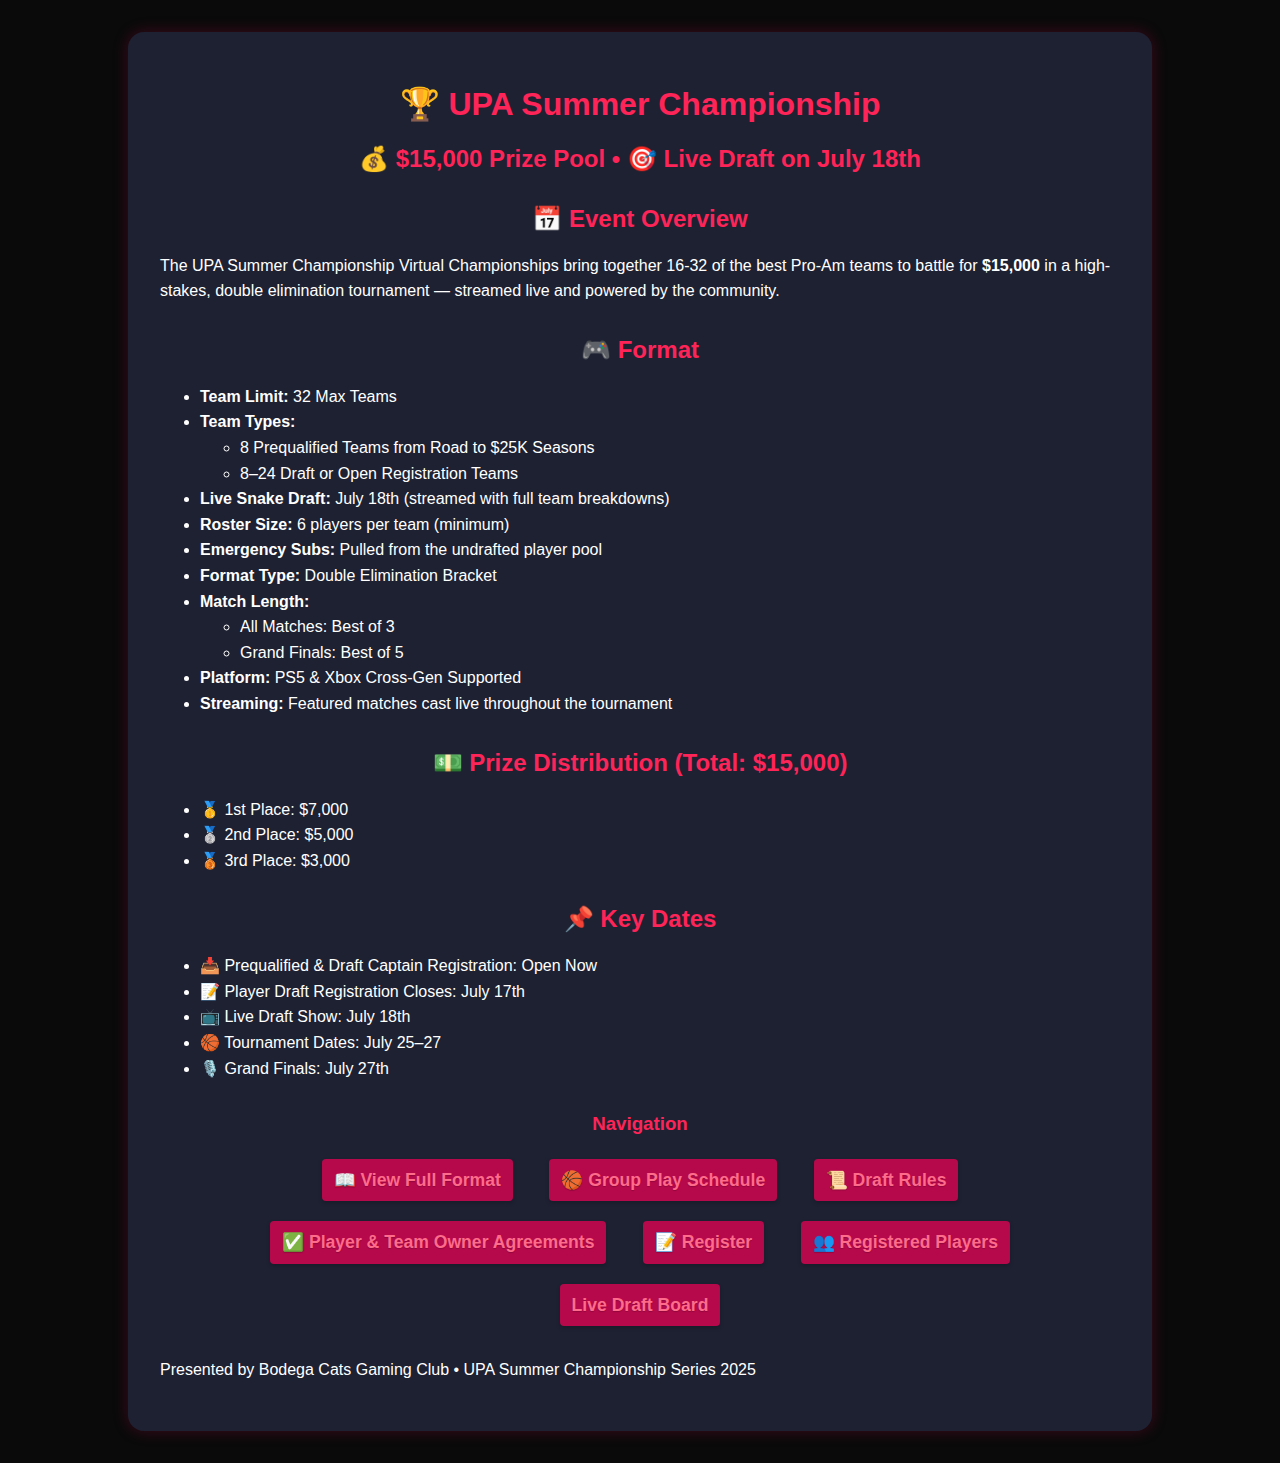
<file: index.html>
<!DOCTYPE html>
<html lang="en">
<head>
  <meta charset="UTF-8" />
  <meta name="viewport" content="width=device-width, initial-scale=1.0"/>
  <title>UPA Summer Championship</title>
  <link rel="stylesheet" href="styles/main.css" />
  <style>
    html {
      scroll-behavior: smooth;
    }
    .btn {
      padding: 10px 20px;
      background: #B6094B;
      color: white;
      border-radius: 6px;
      text-decoration: none;
      display: inline-block;
      margin: 5px 0;
    }
    .btn:hover {
      background: #000;
    }
  </style>
</head>
<body>
  <div class="container">
    <h1>🏆 UPA Summer Championship</h1>
    <h2>💰 $15,000 Prize Pool • 🎯 Live Draft on July 18th</h2>

    <div class="section">
      <h2>📅 Event Overview</h2>
      <p>
        The UPA Summer Championship Virtual Championships bring together 16-32 of the best Pro-Am teams 
        to battle for <strong>$15,000</strong> in a high-stakes, double elimination tournament — streamed live and powered by the community.
      </p>
    </div>

    <div class="section" id="format">
      <h2>🎮 Format</h2>
      <ul>
        <li><strong>Team Limit:</strong> 32 Max Teams</li>
        <li><strong>Team Types:</strong> 
          <ul>
            <li>8 Prequalified Teams from Road to $25K Seasons</li>
            <li>8–24 Draft or Open Registration Teams</li>
          </ul>
        </li>
        <li><strong>Live Snake Draft:</strong> July 18th (streamed with full team breakdowns)</li>
        <li><strong>Roster Size:</strong> 6 players per team (minimum)</li>
        <li><strong>Emergency Subs:</strong> Pulled from the undrafted player pool</li>
        <li><strong>Format Type:</strong> Double Elimination Bracket</li>
        <li><strong>Match Length:</strong> 
          <ul>
            <li>All Matches: Best of 3</li>
            <li>Grand Finals: Best of 5</li>
          </ul>
        </li>
        <li><strong>Platform:</strong> PS5 & Xbox Cross-Gen Supported</li>
        <li><strong>Streaming:</strong> Featured matches cast live throughout the tournament</li>
      </ul>
    </div>

    <div class="section">
      <h2>💵 Prize Distribution (Total: $15,000)</h2>
      <ul>
        <li>🥇 1st Place: $7,000</li>
        <li>🥈 2nd Place: $5,000</li>
        <li>🥉 3rd Place: $3,000</li>
      </ul>
    </div>

    <div class="section">
      <h2>📌 Key Dates</h2>
      <ul>
        <li>📥 Prequalified & Draft Captain Registration: Open Now</li>
        <li>📝 Player Draft Registration Closes: July 17th</li>
        <li>📺 Live Draft Show: July 18th</li>
        <li>🏀 Tournament Dates: July 25–27</li>
        <li>🎙️ Grand Finals: July 27th</li>
      </ul>
    </div>

    <div class="nav-container">
      <h3>Navigation</h3>
      <ul style="list-style: none; padding: 0; margin: 0;">
        <li style="margin-bottom: 10px;"><a href="Information/format.html" class="btn" style="display: block; text-align: center;">📖 View Full Format</a></li>
        <li style="margin-bottom: 10px;"><a href="Information/group.html" class="btn" style="display: block; text-align: center;">🏀 Group Play Schedule</a></li>
        <li style="margin-bottom: 10px;"><a href="Rules &amp; Agreements/draftRules.html" class="btn" style="display: block; text-align: center;">📜 Draft Rules</a></li>
        <li style="margin-bottom: 10px;"><a href="Rules &amp; Agreements/rulesAgreement.html" class="btn" style="display: block; text-align: center;">✅ Player & Team Owner Agreements</a></li>
        <li style="margin-bottom: 10px;"><a href="Registration/newRegistration.html" class="btn" style="display: block; text-align: center;">📝 Register</a></li>
        <li style="margin-bottom: 10px;"><a href="DraftBoard/playerList.html" class="btn" style="display: block; text-align: center;">👥 Registered Players</a></li>
        <li style="margin-bottom: 10px;"><a href="https://live-draft-board.pages.dev/" class="btn" style="display: block; text-align: center;">Live Draft Board</a></li>
      </ul>
    </div>

    <footer>
      <p>Presented by Bodega Cats Gaming Club • UPA Summer Championship Series 2025</p>
    </footer>
  </div>
</body>
</html>
</file>
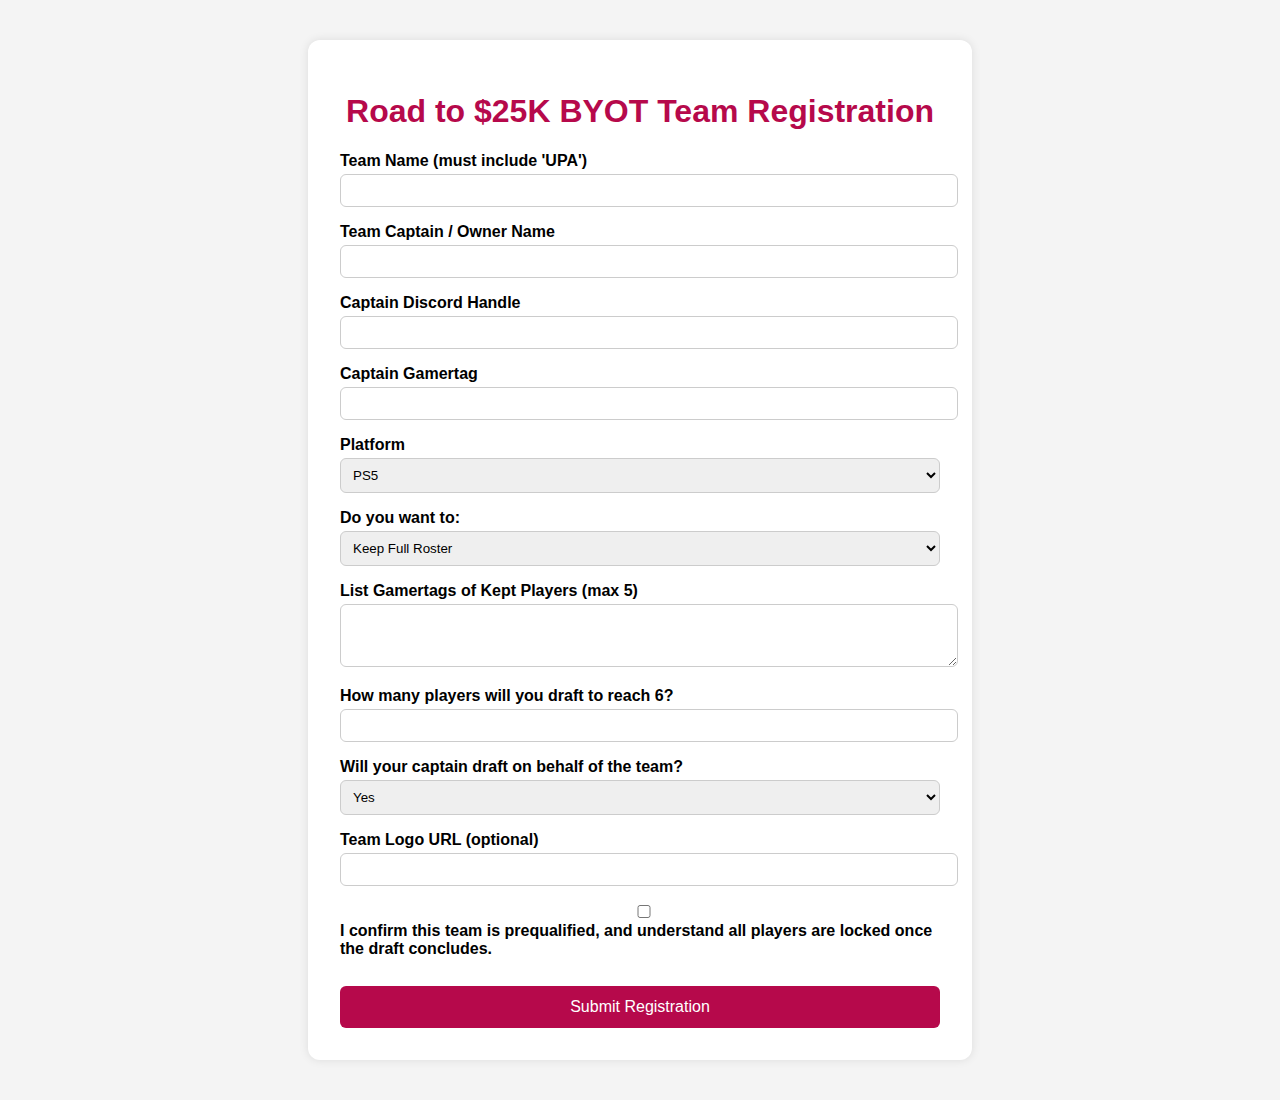
<file: BYOTRegistration.html>
<!DOCTYPE html>
<html lang="en">
<head>
  <meta charset="UTF-8">
  <meta name="viewport" content="width=device-width, initial-scale=1.0">
  <title>Road to $25K BYOT Registration</title>
  <style>
    body {
      font-family: Arial, sans-serif;
      background: #f4f4f4;
      padding: 2rem;
    }
    .container {
      background: #fff;
      padding: 2rem;
      max-width: 600px;
      margin: 0 auto;
      border-radius: 12px;
      box-shadow: 0 0 10px rgba(0,0,0,0.1);
    }
    h1 {
      text-align: center;
      color: #B6094B;
    }
    label {
      display: block;
      margin: 1rem 0 0.25rem;
      font-weight: bold;
    }
    input, select, textarea {
      width: 100%;
      padding: 0.5rem;
      border: 1px solid #ccc;
      border-radius: 6px;
    }
    button {
      margin-top: 1.5rem;
      background: #B6094B;
      color: white;
      border: none;
      padding: 0.75rem;
      width: 100%;
      font-size: 1rem;
      border-radius: 6px;
      cursor: pointer;
    }
    button:hover {
      background: #99073f;
    }
  </style>
</head>
<body>
  <div class="container">
    <h1>Road to $25K BYOT Team Registration</h1>
    <form action="https://yourserver.com/submit" method="POST">
      <label for="teamname">Team Name (must include 'UPA')</label>
      <input type="text" id="teamname" name="teamname" required>

      <label for="captain">Team Captain / Owner Name</label>
      <input type="text" id="captain" name="captain" required>

      <label for="discord">Captain Discord Handle</label>
      <input type="text" id="discord" name="discord" required>

      <label for="gamertag">Captain Gamertag</label>
      <input type="text" id="gamertag" name="gamertag" required>

      <label for="platform">Platform</label>
      <select id="platform" name="platform" required>
        <option value="PS5">PS5</option>
        <option value="Xbox">Xbox</option>
        <option value="Both">Both</option>
      </select>

      <label for="keepstatus">Do you want to:</label>
      <select id="keepstatus" name="keepstatus" required>
        <option value="Keep Full Roster">Keep Full Roster</option>
        <option value="Redraft (1–5 kept)">Redraft (1–5 Players Kept)</option>
      </select>

      <label for="keptplayers">List Gamertags of Kept Players (max 5)</label>
      <textarea id="keptplayers" name="keptplayers" rows="3"></textarea>

      <label for="draftslots">How many players will you draft to reach 6?</label>
      <input type="number" id="draftslots" name="draftslots" min="0" max="5">

      <label for="drafting">Will your captain draft on behalf of the team?</label>
      <select id="drafting" name="drafting" required>
        <option value="Yes">Yes</option>
        <option value="No">No</option>
      </select>

      <label for="logo">Team Logo URL (optional)</label>
      <input type="url" id="logo" name="logo">

      <label>
        <input type="checkbox" name="agreement" required>
        I confirm this team is prequalified, and understand all players are locked once the draft concludes.
      </label>

      <button type="submit">Submit Registration</button>
    </form>
  </div>
</body>
</html>
</file>
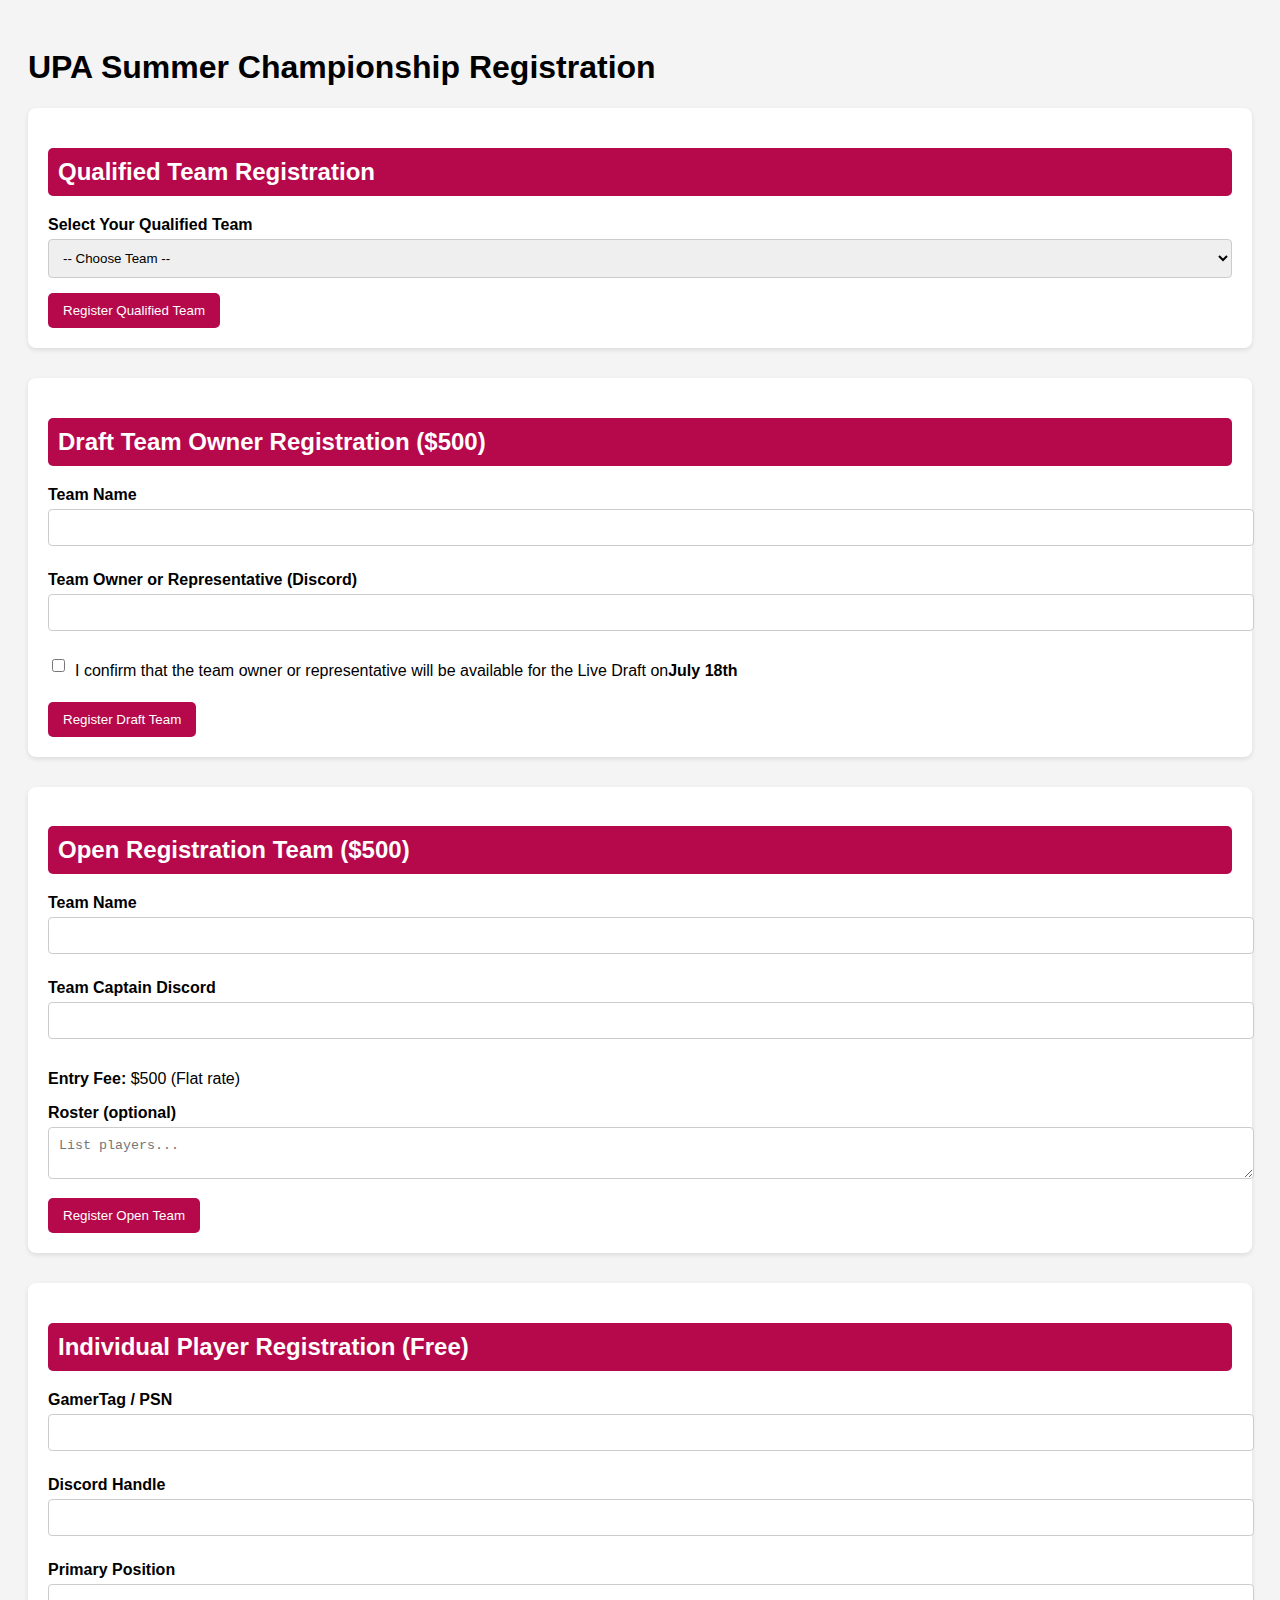
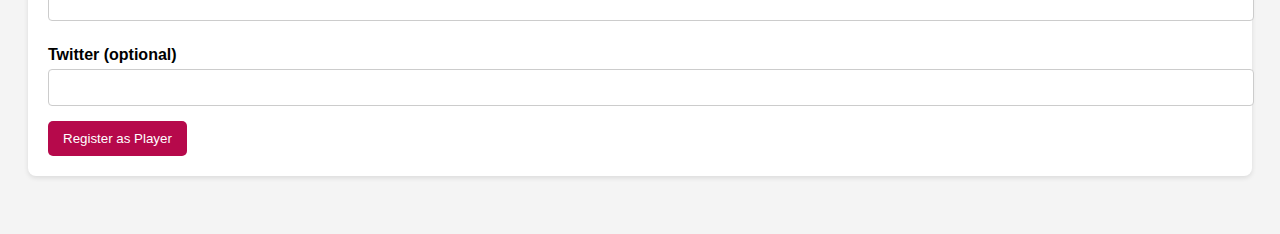
<file: newRegistration.html>
<!DOCTYPE html>
<html lang="en">
<head>
  <meta charset="UTF-8">
  <title>UPA Summer Championship Registration</title>
  <meta name="viewport" content="width=device-width, initial-scale=1.0">
  <style>
    body { font-family: Arial, sans-serif; background: #f4f4f4; padding: 20px; }
    h2 { background: #B6094B; color: #fff; padding: 10px; border-radius: 5px; }
    form { background: #fff; padding: 20px; margin-bottom: 30px; border-radius: 8px; box-shadow: 0 2px 5px rgba(0,0,0,0.1); }
    label { display: block; margin: 10px 0 5px; font-weight: bold; }
    input, select, textarea { width: 100%; padding: 10px; margin-bottom: 15px; border: 1px solid #ccc; border-radius: 4px; }
    button { background: #B6094B; color: #fff; padding: 10px 15px; border: none; border-radius: 5px; cursor: pointer; }
    button:hover { background: #000; }
    .checkbox-label { font-weight: normal; margin-bottom: 15px; display: flex; align-items: center; }
    .checkbox-label input { width: auto; margin-right: 10px; }
  </style>
</head>
<body>

  <h1>UPA Summer Championship Registration</h1>

  <!-- Qualified Teams -->
  <form>
    <h2>Qualified Team Registration</h2>
    <label for="qualified-team">Select Your Qualified Team</label>
    <select id="qualified-team" name="qualified-team" required>
      <option value="">-- Choose Team --</option>
      <option value="bodega-cats">Bodega Cats</option>
      <option value="on-site">On Site</option>
      <option value="liquid">Liquid</option>
      <option value="zero-tolerance">Zero Tolerance</option>
      <option value="high-octane">High Octane</option>
      <option value="lights-out">Lights Out</option>
      <option value="coatesville">Coatesville</option>
      <option value="before-the-fame">Before The Fame</option>
      <option value="hitlist">Hitlist</option>
      <option value="achieve-greatness">Achieve Greatness</option>
      <option value="nobody-plays-harder">Nobody Plays Harder</option>
    </select>
    <button type="submit">Register Qualified Team</button>
  </form>

  <!-- Draft Team Owner Registration -->
  <form>
    <h2>Draft Team Owner Registration ($500)</h2>
    <label for="draft-name">Team Name</label>
    <input type="text" id="draft-name" name="draft-name" required>

    <label for="draft-captain">Team Owner or Representative (Discord)</label>
    <input type="text" id="draft-captain" name="draft-captain" required>

    <label class="checkbox-label">
      <input type="checkbox" id="draft-availability" name="draft-availability" required>
      I confirm that the team owner or representative will be available for the Live Draft on <strong>July 18th</strong>
    </label>

    <button type="submit">Register Draft Team</button>
  </form>

  <!-- Open Registration -->
  <form>
    <h2>Open Registration Team ($500)</h2>
    <label for="open-name">Team Name</label>
    <input type="text" id="open-name" name="open-name" required>

    <label for="open-captain">Team Captain Discord</label>
    <input type="text" id="open-captain" name="open-captain" required>

    <p><strong>Entry Fee:</strong> $500 (Flat rate)</p>

    <label for="open-roster">Roster (optional)</label>
    <textarea id="open-roster" name="open-roster" placeholder="List players..."></textarea>

    <button type="submit">Register Open Team</button>
  </form>

  <!-- Individual Player -->
  <form>
    <h2>Individual Player Registration (Free)</h2>
    <label for="player-name">GamerTag / PSN</label>
    <input type="text" id="player-name" name="player-name" required>

    <label for="player-discord">Discord Handle</label>
    <input type="text" id="player-discord" name="player-discord" required>

    <label for="player-position">Primary Position</label>
    <input type="text" id="player-position" name="player-position" required>

    <label for="player-twitter">Twitter (optional)</label>
    <input type="text" id="player-twitter" name="player-twitter">

    <button type="submit">Register as Player</button>
  </form>

</body>
</html>
</file>
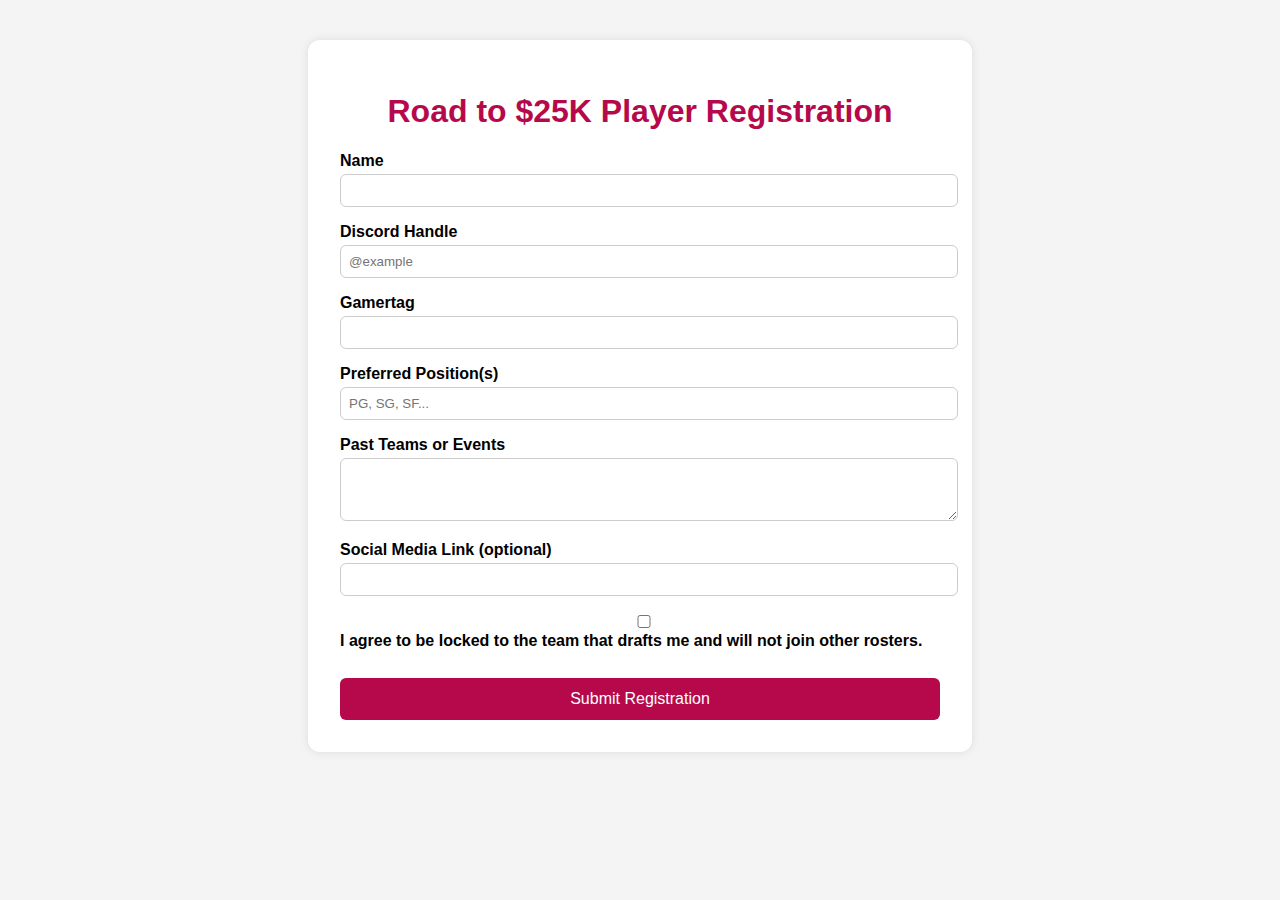
<file: playerRegistration.html>
<!DOCTYPE html>
<html lang="en">
<head>
  <meta charset="UTF-8">
  <meta name="viewport" content="width=device-width, initial-scale=1.0">
  <title>Road to $25K Player Draft Registration</title>
  <style>
    body {
      font-family: Arial, sans-serif;
      background: #f4f4f4;
      padding: 2rem;
    }
    .container {
      background: #fff;
      padding: 2rem;
      max-width: 600px;
      margin: 0 auto;
      border-radius: 12px;
      box-shadow: 0 0 10px rgba(0,0,0,0.1);
    }
    h1 {
      text-align: center;
      color: #B6094B;
    }
    label {
      display: block;
      margin: 1rem 0 0.25rem;
      font-weight: bold;
    }
    input, select, textarea {
      width: 100%;
      padding: 0.5rem;
      border: 1px solid #ccc;
      border-radius: 6px;
    }
    button {
      margin-top: 1.5rem;
      background: #B6094B;
      color: white;
      border: none;
      padding: 0.75rem;
      width: 100%;
      font-size: 1rem;
      border-radius: 6px;
      cursor: pointer;
    }
    button:hover {
      background: #99073f;
    }
  </style>
</head>
<body>
  <div class="container">
    <h1>Road to $25K Player Registration</h1>
    <form id="regForm">
      <label for="name">Name</label>
      <input type="text" id="name" name="name" required>

      <label for="discord">Discord Handle</label>
      <input type="text" id="discord" name="discord" placeholder="@example" required>

      <label for="gamertag">Gamertag</label>
      <input type="text" id="gamertag" name="gamertag" required>

      <label for="position">Preferred Position(s)</label>
      <input type="text" id="position" name="position" placeholder="PG, SG, SF...">

      <label for="history">Past Teams or Events</label>
      <textarea id="history" name="history" rows="3"></textarea>

      <label for="social">Social Media Link (optional)</label>
      <input type="url" id="social" name="social">

      <label>
        <input type="checkbox" name="agreement" required>
        I agree to be locked to the team that drafts me and will not join other rosters.
      </label>

      <button type="submit">Submit Registration</button>
    </form>
  </div>

  <script>
    document.getElementById("regForm").addEventListener("submit", function(e) {
      e.preventDefault();
      const data = {
        name: document.getElementById("name").value,
        discord: document.getElementById("discord").value,
        gamertag: document.getElementById("gamertag").value,
        position: document.getElementById("position").value,
        history: document.getElementById("history").value,
        social: document.getElementById("social").value
      };

      fetch("https://script.google.com/macros/s/AKfycbySLYhaxM58Ebam-5RjEpqU3p2rb_L_HVzcH0PxYKDshbO1el9TVbGykiogJq1VlQHafA/exec", {
        method: "POST",
        body: JSON.stringify(data),
        headers: {
          "Content-Type": "application/json"
        }
      }).then(res => {
        if (res.ok) {
          alert("Registration submitted!");
          document.getElementById("regForm").reset();
        } else {
          alert("Submission failed.");
        }
      });
    });
  </script>
</body>
</html>
</file>
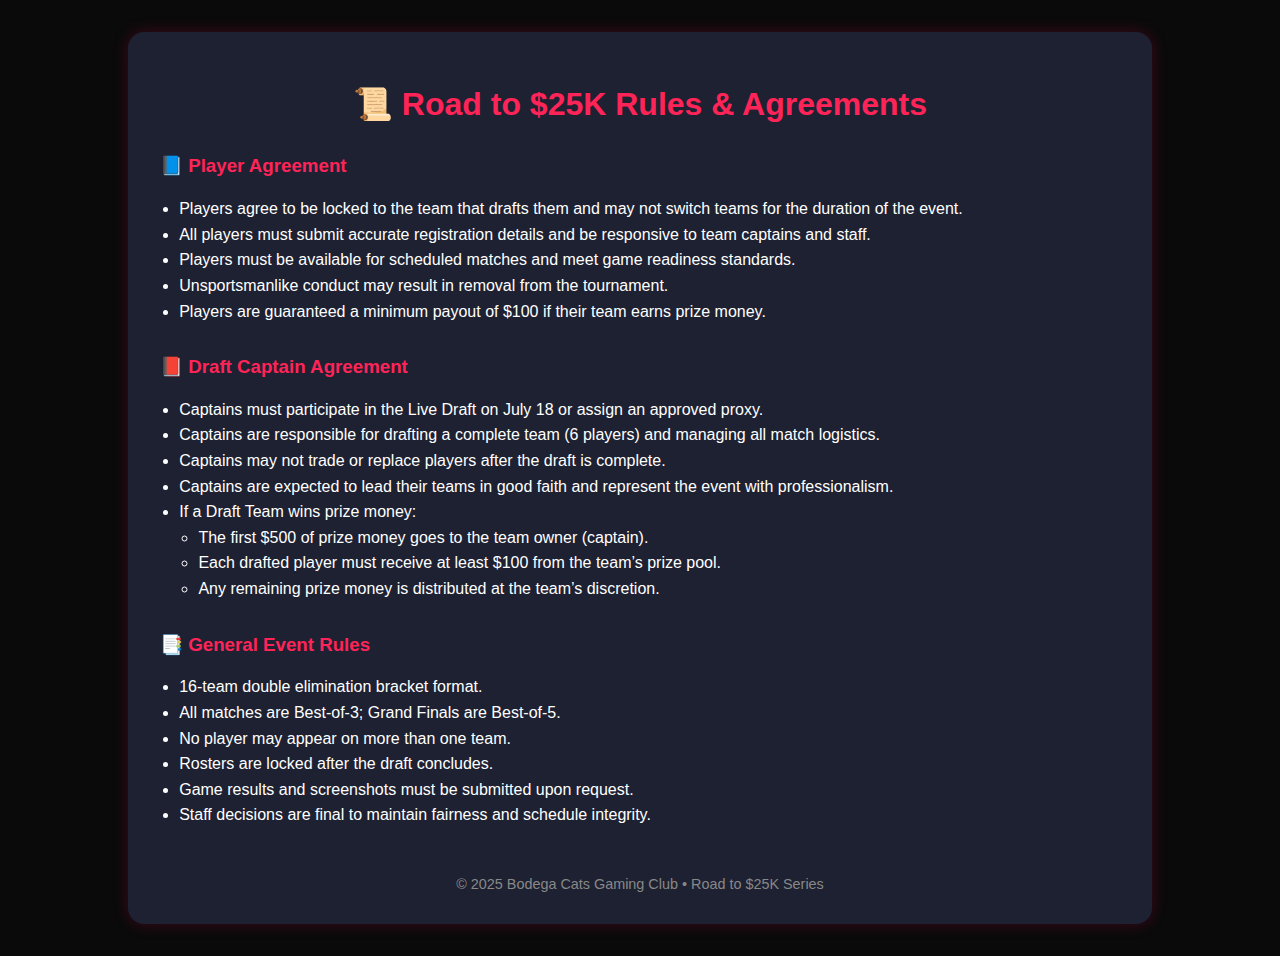
<file: rulesAgreement.html>
<!DOCTYPE html>
<html lang="en">
<head>
  <meta charset="UTF-8">
  <meta name="viewport" content="width=device-width, initial-scale=1.0">
  <title>Road to $25K Rules & Agreements</title>
  <style>
    body {
      font-family: Arial, sans-serif;
      background-color: #0A0A0A;
      color: #ffffff;
      margin: 0;
      padding: 2rem;
    }
    .container {
      max-width: 960px;
      margin: auto;
      background: #1E2132;
      border-radius: 16px;
      padding: 2rem;
      box-shadow: 0 0 15px rgba(182, 9, 75, 0.3);
    }
    h1, h2 {
      color: #FF2457;
      text-align: center;
    }
    h3 {
      color: #FF2457;
      margin-top: 2rem;
    }
    p, ul {
      line-height: 1.6;
    }
    ul {
      padding-left: 1.2rem;
    }
    footer {
      margin-top: 3rem;
      text-align: center;
      font-size: 0.9rem;
      color: #888;
    }
  </style>
</head>
<body>
  <div class="container">
    <h1>📜 Road to $25K Rules & Agreements</h1>

    <h3>📘 Player Agreement</h3>
    <ul>
      <li>Players agree to be locked to the team that drafts them and may not switch teams for the duration of the event.</li>
      <li>All players must submit accurate registration details and be responsive to team captains and staff.</li>
      <li>Players must be available for scheduled matches and meet game readiness standards.</li>
      <li>Unsportsmanlike conduct may result in removal from the tournament.</li>
      <li>Players are guaranteed a minimum payout of $100 if their team earns prize money.</li>
    </ul>

    <h3>📕 Draft Captain Agreement</h3>
    <ul>
      <li>Captains must participate in the Live Draft on July 18 or assign an approved proxy.</li>
      <li>Captains are responsible for drafting a complete team (6 players) and managing all match logistics.</li>
      <li>Captains may not trade or replace players after the draft is complete.</li>
      <li>Captains are expected to lead their teams in good faith and represent the event with professionalism.</li>
      <li>If a Draft Team wins prize money:
        <ul>
          <li>The first $500 of prize money goes to the team owner (captain).</li>
          <li>Each drafted player must receive at least $100 from the team’s prize pool.</li>
          <li>Any remaining prize money is distributed at the team’s discretion.</li>
        </ul>
      </li>
    </ul>

    <h3>📑 General Event Rules</h3>
    <ul>
      <li>16-team double elimination bracket format.</li>
      <li>All matches are Best-of-3; Grand Finals are Best-of-5.</li>
      <li>No player may appear on more than one team.</li>
      <li>Rosters are locked after the draft concludes.</li>
      <li>Game results and screenshots must be submitted upon request.</li>
      <li>Staff decisions are final to maintain fairness and schedule integrity.</li>
    </ul>

    <footer>
      © 2025 Bodega Cats Gaming Club • Road to $25K Series
    </footer>
  </div>
</body>
</html>
</file>
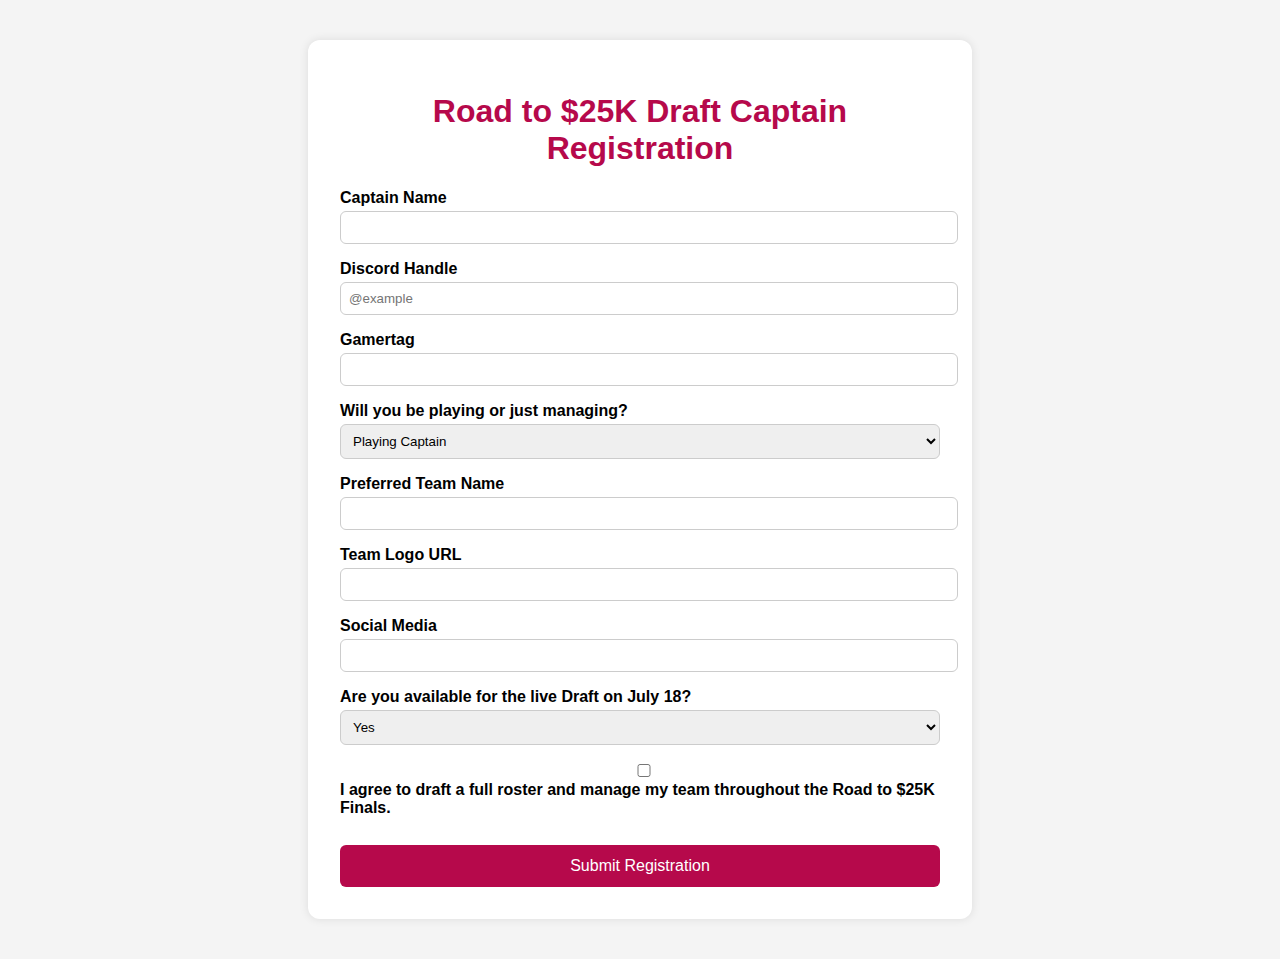
<file: teamCaptainRegistration.html>
<!DOCTYPE html>
<html lang="en">
<head>
  <meta charset="UTF-8">
  <meta name="viewport" content="width=device-width, initial-scale=1.0">
  <title>Road to $25K Draft Captain Registration</title>
  <style>
    body {
      font-family: Arial, sans-serif;
      background: #f4f4f4;
      padding: 2rem;
    }
    .container {
      background: #fff;
      padding: 2rem;
      max-width: 600px;
      margin: 0 auto;
      border-radius: 12px;
      box-shadow: 0 0 10px rgba(0,0,0,0.1);
    }
    h1 {
      text-align: center;
      color: #B6094B;
    }
    label {
      display: block;
      margin: 1rem 0 0.25rem;
      font-weight: bold;
    }
    input, select, textarea {
      width: 100%;
      padding: 0.5rem;
      border: 1px solid #ccc;
      border-radius: 6px;
    }
    button {
      margin-top: 1.5rem;
      background: #B6094B;
      color: white;
      border: none;
      padding: 0.75rem;
      width: 100%;
      font-size: 1rem;
      border-radius: 6px;
      cursor: pointer;
    }
    button:hover {
      background: #99073f;
    }
  </style>
</head>
<body>
  <div class="container">
    <h1>Road to $25K Draft Captain Registration</h1>
    <form id="captainForm">
      <label for="name">Captain Name</label>
      <input type="text" id="name" name="name" required>

      <label for="discord">Discord Handle</label>
      <input type="text" id="discord" name="discord" placeholder="@example" required>

      <label for="gamertag">Gamertag</label>
      <input type="text" id="gamertag" name="gamertag" required>

      <label for="playstatus">Will you be playing or just managing?</label>
      <select id="playstatus" name="playstatus">
        <option value="Playing Captain">Playing Captain</option>
        <option value="Non-Playing Manager">Non-Playing Manager</option>
      </select>

      <label for="teamname">Preferred Team Name</label>
      <input type="text" id="teamname" name="teamname" required>

      <label for="logo">Team Logo URL</label>
      <input type="url" id="logo" name="logo" required>

      <label for="social">Social Media</label>
      <input type="url" id="social" name="social">

      <label for="availability">Are you available for the live Draft on July 18?</label>
      <select id="availability" name="availability" required>
        <option value="Yes">Yes</option>
        <option value="No">No</option>
      </select>

      <label>
        <input type="checkbox" name="agreement" required>
        I agree to draft a full roster and manage my team throughout the Road to $25K Finals.
      </label>

      <button type="submit">Submit Registration</button>
    </form>
  </div>
</body>
</html>
</file>
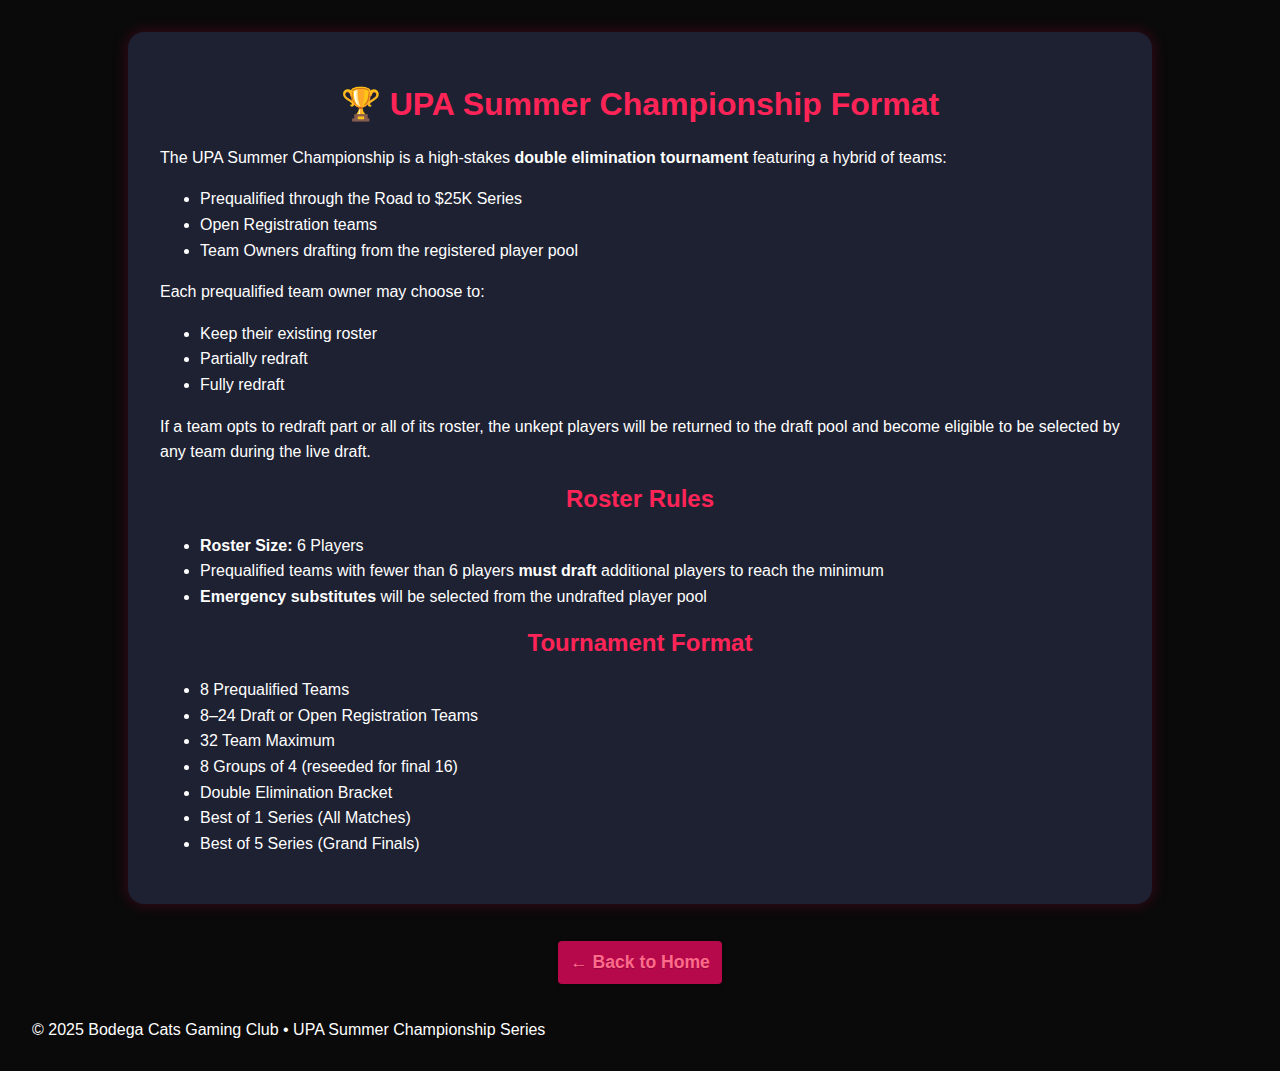
<file: Information/format.html>
<!DOCTYPE html>
<html lang="en">
<head>
  <meta charset="UTF-8">
  <meta name="viewport" content="width=device-width, initial-scale=1.0">
  <title>UPA Summer Championship Format</title>
  <link rel="stylesheet" href="../styles/main.css">
  <style>
    html {
      scroll-behavior: smooth;
    }
    .btn {
      padding: 10px 20px;
      background: #B6094B;
      color: white;
      border-radius: 6px;
      text-decoration: none;
      display: inline-block;
      margin: 5px 0;
    }
    .btn:hover {
      background: #000;
    }
  </style>
</head>
<body>
  <div class="container">
    <h1>🏆 UPA Summer Championship Format</h1>

    <p>The UPA Summer Championship is a high-stakes <strong>double elimination tournament</strong> featuring a hybrid of teams:</p>
    <ul>
      <li>Prequalified through the Road to $25K Series</li>
      <li>Open Registration teams</li>
      <li>Team Owners drafting from the registered player pool</li>
    </ul>

    <p>Each prequalified team owner may choose to:</p>
    <ul>
      <li>Keep their existing roster</li>
      <li>Partially redraft</li>
      <li>Fully redraft</li>
    </ul>

    <p>If a team opts to redraft part or all of its roster, the unkept players will be returned to the draft pool and become eligible to be selected by any team during the live draft.</p>

    <h2>Roster Rules</h2>
    <ul>
      <li><strong>Roster Size:</strong> 6 Players</li>
      <li>Prequalified teams with fewer than 6 players <strong>must draft</strong> additional players to reach the minimum</li>
      <li><strong>Emergency substitutes</strong> will be selected from the undrafted player pool</li>
    </ul>

    <div class="format-container">
      <h2>Tournament Format</h2>
      <ul>
        <li>8 Prequalified Teams</li>
        <li>8–24 Draft or Open Registration Teams</li>
        <li>32 Team Maximum</li>
        <li>8 Groups of 4 (reseeded for final 16)</li>
        <li>Double Elimination Bracket</li>
        <li>Best of 1 Series (All Matches)</li>
        <li>Best of 5 Series (Grand Finals)</li>
      </ul>
    </div>
  </div>
  <div class="nav-container">
    <a href="../index.html" class="btn">← Back to Home</a>
  </div>
  </div>
  
  <footer class="mt-4">
    &copy; 2025 Bodega Cats Gaming Club • UPA Summer Championship Series
  </footer>
</body>
</html>
</file>
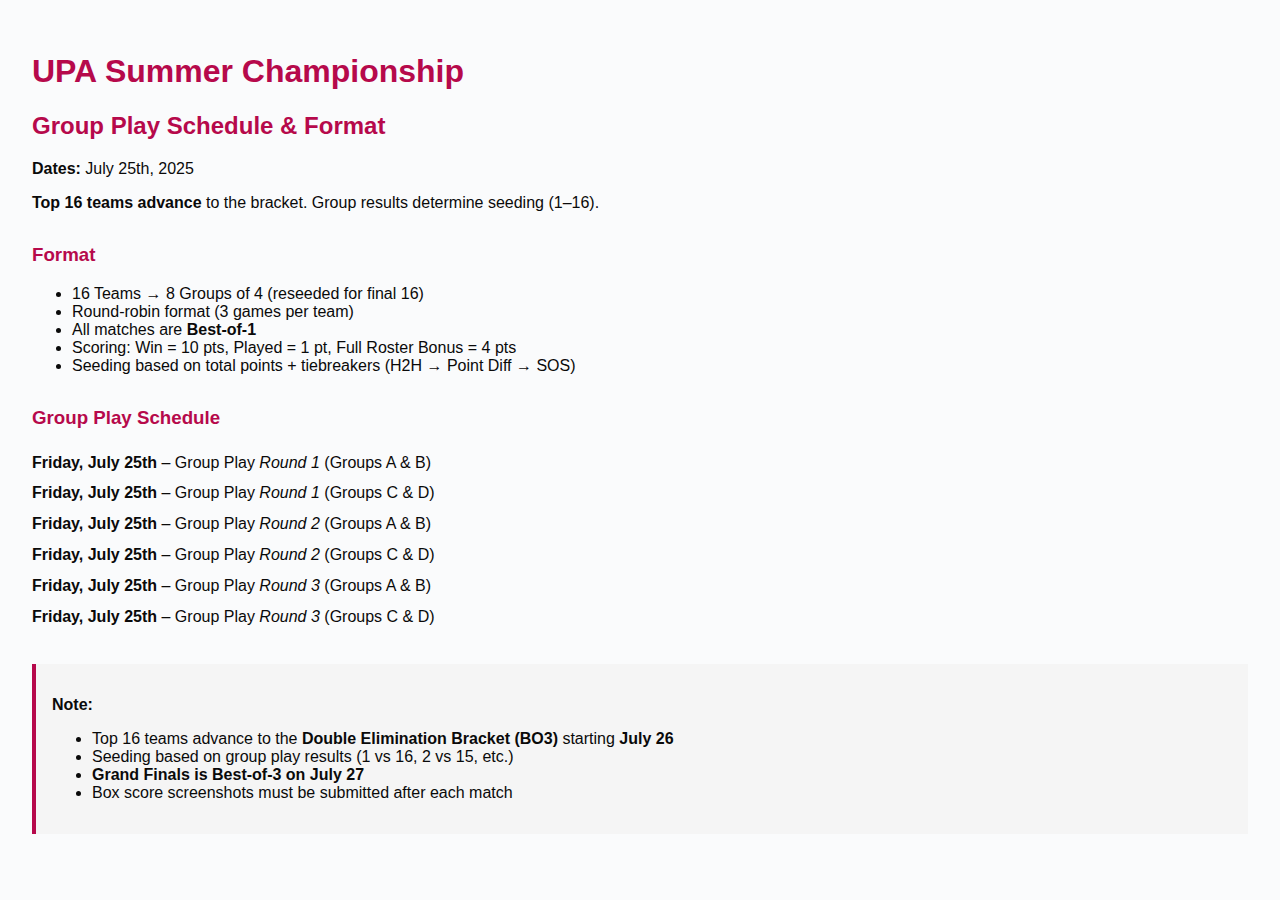
<file: Information/group.html>
<!DOCTYPE html>
<html lang="en">
<head>
  <meta charset="UTF-8" />
  <meta name="viewport" content="width=device-width, initial-scale=1.0" />
  <title>UPA Summer Championship - Group Play Schedule</title>
  <style>
    body {
      font-family: 'Arial', sans-serif;
      margin: 0;
      padding: 2rem;
      background: #fafbfc;
      color: #0a0a0a;
    }
    h1, h2, h3 {
      color: #b6094b;
    }
    .section {
      margin-bottom: 2rem;
    }
    .schedule ul {
      list-style-type: none;
      padding-left: 0;
    }
    .schedule li {
      padding: 0.4rem 0;
    }
    .highlight {
      font-weight: bold;
    }
    .note {
      background: #f5f5f5;
      padding: 1rem;
      border-left: 4px solid #b6094b;
    }
  </style>
</head>
<body>
  <h1>UPA Summer Championship</h1>
  <h2>Group Play Schedule & Format</h2>

  <div class="section">
    <p><strong>Dates:</strong> July 25th, 2025</p>
    <p><strong>Top 16 teams advance</strong> to the bracket. Group results determine seeding (1–16).</p>
  </div>

  <div class="section">
    <h3>Format</h3>
    <ul>
      <li>16 Teams → 8 Groups of 4 (reseeded for final 16)</li>
      <li>Round-robin format (3 games per team)</li>
      <li>All matches are <span class="highlight">Best-of-1</span></li>
      <li>Scoring: Win = 10 pts, Played = 1 pt, Full Roster Bonus = 4 pts</li>
      <li>Seeding based on total points + tiebreakers (H2H → Point Diff → SOS)</li>
    </ul>
  </div>

  <div class="section schedule">
    <h3>Group Play Schedule</h3>
    <ul>
      <li><strong>Friday, July 25th</strong> – Group Play <em>Round 1</em> (Groups A & B)</li>
      <li><strong>Friday, July 25th</strong> – Group Play <em>Round 1</em> (Groups C & D)</li>
      <li><strong>Friday, July 25th</strong> – Group Play <em>Round 2</em> (Groups A & B)</li>
      <li><strong>Friday, July 25th</strong> – Group Play <em>Round 2</em> (Groups C & D)</li>
      <li><strong>Friday, July 25th</strong> – Group Play <em>Round 3</em> (Groups A & B)</li>
      <li><strong>Friday, July 25th</strong> – Group Play <em>Round 3</em> (Groups C & D)</li>
    </ul>
  </div>

  <div class="section note">
    <p><strong>Note:</strong></p>
    <ul>
      <li>Top 16 teams advance to the <strong>Double Elimination Bracket (BO3)</strong> starting <strong>July 26</strong></li>
      <li>Seeding based on group play results (1 vs 16, 2 vs 15, etc.)</li>
      <li><strong>Grand Finals is Best-of-3 on July 27</strong></li>
      <li>Box score screenshots must be submitted after each match</li>
    </ul>
  </div>

</body>
</html>
</file>
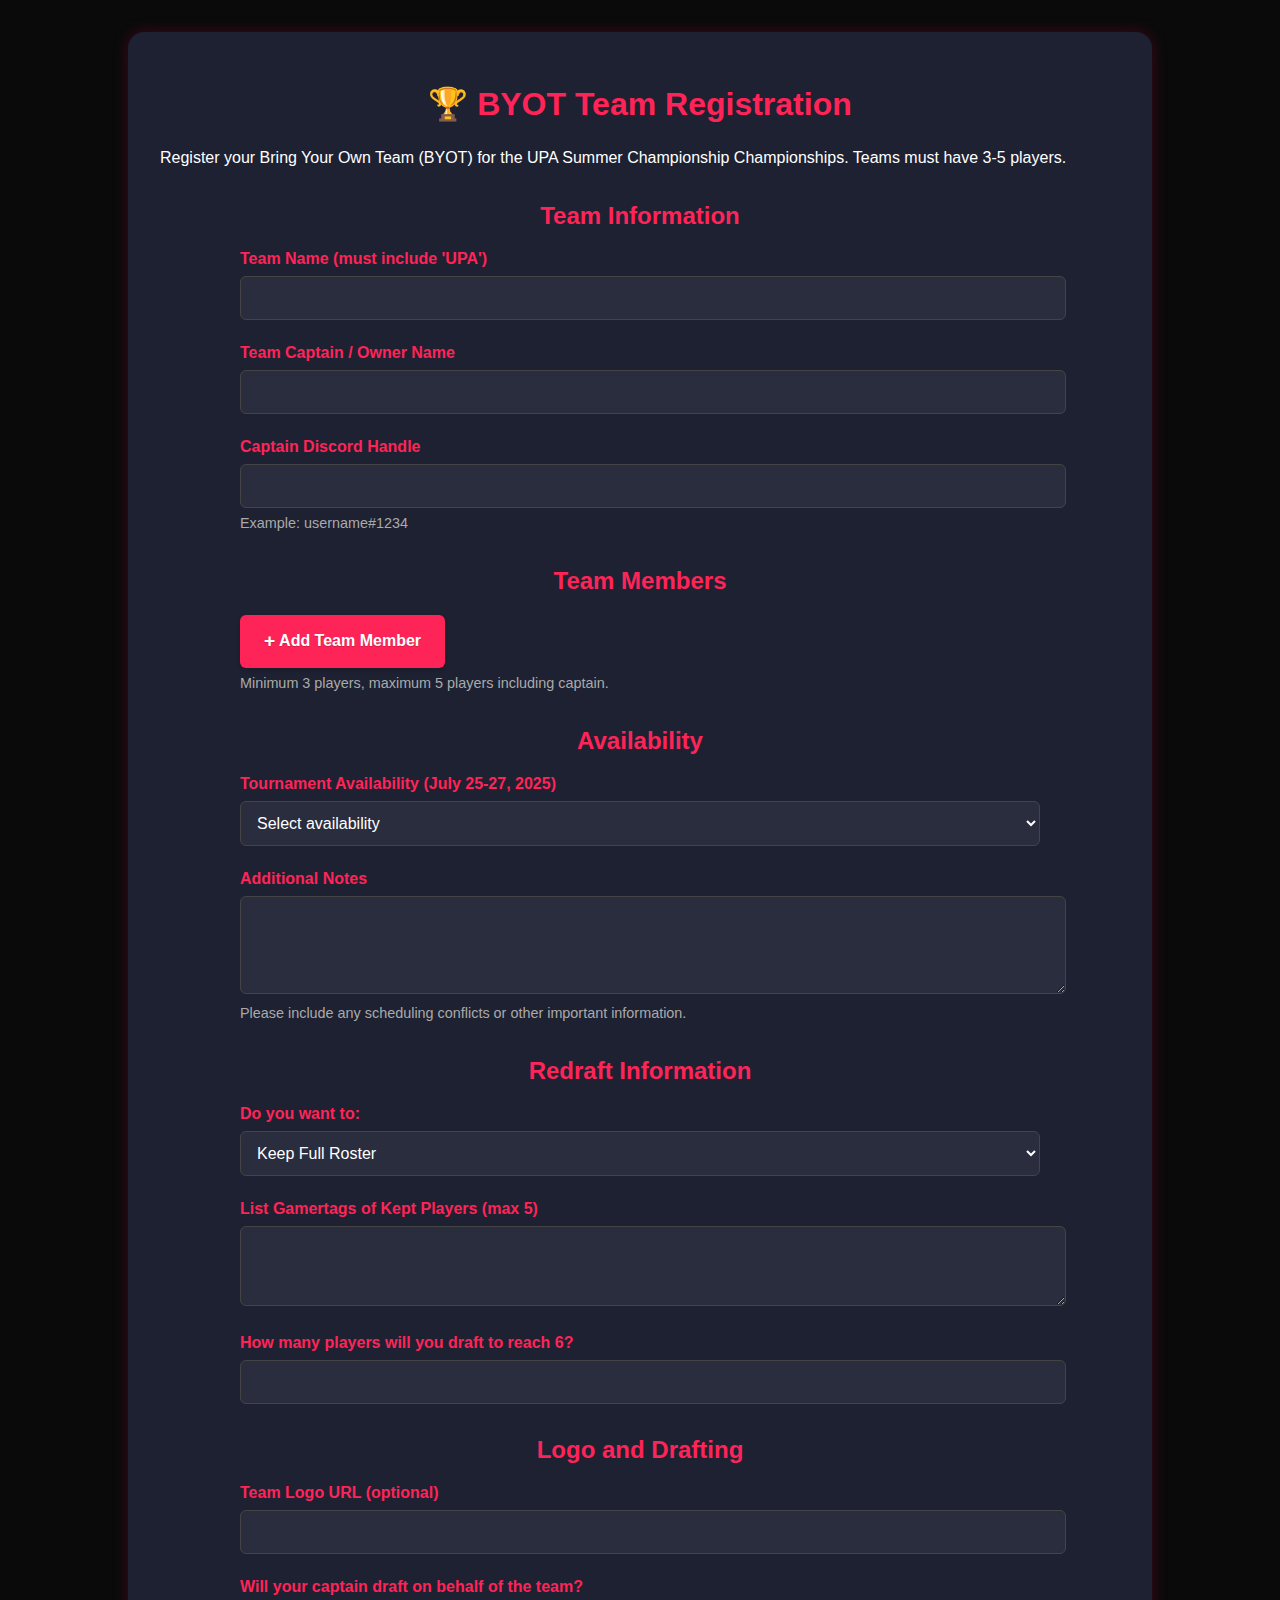
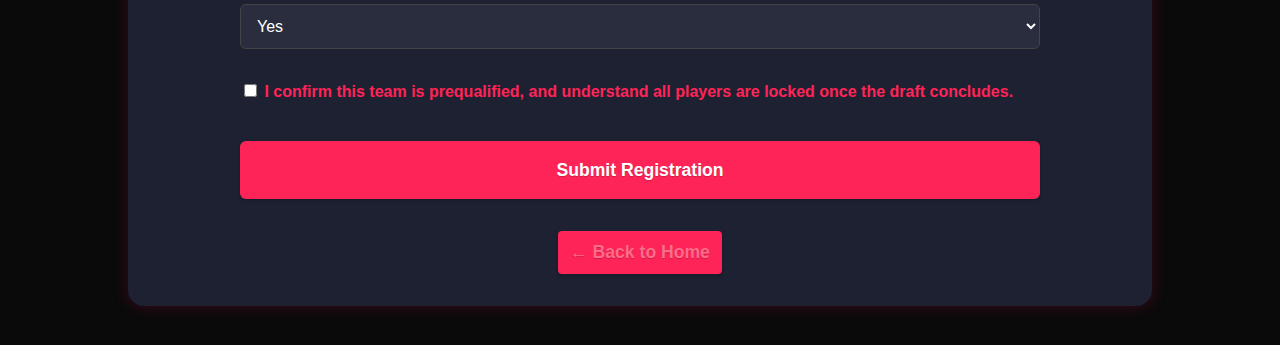
<file: Registration/BYOTRegistration.html>
<!DOCTYPE html>
<html lang="en">
<head>
  <meta charset="UTF-8">
  <meta name="viewport" content="width=device-width, initial-scale=1.0">
  <title>UPA Summer Championship BYOT Registration</title>
  <link rel="stylesheet" href="../styles/main.css">
  <style>
    .form-container {
      max-width: 800px;
      margin: 2rem auto;
    }
    .form-group {
      margin-bottom: 1.5rem;
    }
    .form-group label {
      display: block;
      margin-bottom: 0.5rem;
      color: #FF2457;
      font-weight: bold;
    }
    .form-control {
      width: 100%;
      padding: 0.75rem;
      border: 1px solid #444;
      border-radius: 6px;
      background-color: #2A2D3E;
      color: white;
      font-size: 1rem;
    }
    .form-control:focus {
      border-color: #FF2457;
      outline: none;
      box-shadow: 0 0 0 2px rgba(255, 36, 87, 0.25);
    }
    .btn-submit {
      width: 100%;
      padding: 1rem;
      font-size: 1.1rem;
      font-weight: bold;
      margin-top: 1rem;
    }
    .form-note {
      font-size: 0.9rem;
      color: #aaa;
      margin-top: 0.25rem;
    }
    .section {
      margin-bottom: 2rem;
    }
    .section h2 {
      margin-top: 0;
    }
    #teamMembers {
      margin-bottom: 1rem;
    }
  </style>
</head>
<body>
  <div class="container">
    <h1>🏆 BYOT Team Registration</h1>
    <p>Register your Bring Your Own Team (BYOT) for the UPA Summer Championship Championships. Teams must have 3-5 players.</p>
    
    <div class="form-container">
      <form id="byotForm">
        <div class="section">
          <h2>Team Information</h2>
          <div class="form-group">
            <label for="teamName">Team Name (must include 'UPA')</label>
            <input type="text" id="teamName" class="form-control" required>
          </div>
          
          <div class="form-group">
            <label for="teamCaptain">Team Captain / Owner Name</label>
            <input type="text" id="teamCaptain" class="form-control" required>
          </div>
          
          <div class="form-group">
            <label for="discord">Captain Discord Handle</label>
            <input type="text" id="discord" class="form-control" required>
            <p class="form-note">Example: username#1234</p>
          </div>
        </div>
        
        <div class="section">
          <h2>Team Members</h2>
          <div id="teamMembers">
            <!-- Team members will be added here -->
          </div>
          
          <button type="button" class="btn" onclick="addTeamMember()">
            <span style="font-size: 1.2em; vertical-align: middle;">+</span> Add Team Member
          </button>
          <p class="form-note">Minimum 3 players, maximum 5 players including captain.</p>
        </div>
        
        <div class="section">
          <h2>Availability</h2>
          <div class="form-group">
            <label for="availability">Tournament Availability (July 25-27, 2025)</label>
            <select id="availability" class="form-control" required>
              <option value="">Select availability</option>
              <option value="available">Fully available all days</option>
              <option value="partial">Partially available (please specify in notes)</option>
            </select>
          </div>
          
          <div class="form-group">
            <label for="notes">Additional Notes</label>
            <textarea id="notes" class="form-control" rows="4"></textarea>
            <p class="form-note">Please include any scheduling conflicts or other important information.</p>
          </div>
        </div>
        
        <div class="section">
          <h2>Redraft Information</h2>
          <div class="form-group">
            <label for="keepstatus">Do you want to:</label>
            <select id="keepstatus" class="form-control" required>
              <option value="Keep Full Roster">Keep Full Roster</option>
              <option value="Redraft (1–5 kept)">Redraft (1–5 Players Kept)</option>
            </select>
          </div>
          
          <div class="form-group">
            <label for="keptplayers">List Gamertags of Kept Players (max 5)</label>
            <textarea id="keptplayers" class="form-control" rows="3"></textarea>
          </div>
          
          <div class="form-group">
            <label for="draftslots">How many players will you draft to reach 6?</label>
            <input type="number" id="draftslots" class="form-control" min="0" max="5">
          </div>
        </div>
        
        <div class="section">
          <h2>Logo and Drafting</h2>
          <div class="form-group">
            <label for="logo">Team Logo URL (optional)</label>
            <input type="url" id="logo" class="form-control">
          </div>
          
          <div class="form-group">
            <label for="drafting">Will your captain draft on behalf of the team?</label>
            <select id="drafting" class="form-control" required>
              <option value="Yes">Yes</option>
              <option value="No">No</option>
            </select>
          </div>
        </div>
        
        <div class="form-group">
          <label>
            <input type="checkbox" id="agreement" required>
            I confirm this team is prequalified, and understand all players are locked once the draft concludes.
          </label>
        </div>
        
        <button type="submit" class="btn btn-submit">Submit Registration</button>
      </form>
    </div>
    
    <div class="nav-container">
      <a href="../index.html" class="btn">← Back to Home</a>
    </div>
  </div>
</body>
</html>
</file>
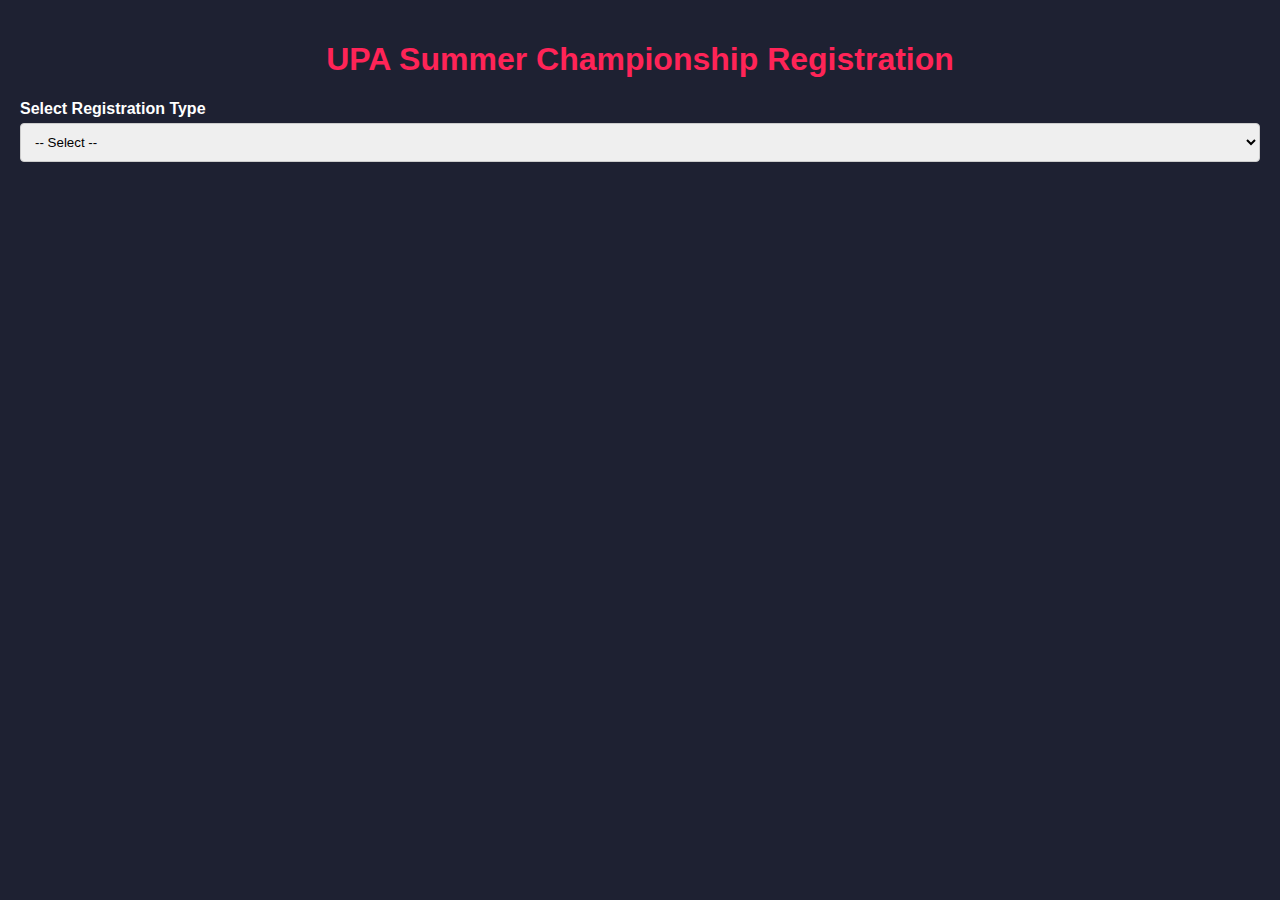
<file: Registration/newRegistration.html>
<!DOCTYPE html>
<html lang="en">
<head>
  <meta charset="UTF-8">
  <title>UPA Summer Championship Registration</title>
  <meta name="viewport" content="width=device-width, initial-scale=1.0">
  <link rel="stylesheet" href="../styles/main.css">
  <style>
    body { font-family: Arial, sans-serif; background: #1E2132; padding: 20px; }
    h1, h2 { color: #FF2457; }
    form { background: #1E2132; padding: 20px; margin-top: 20px; border-radius: 8px; box-shadow: 0 2px 5px rgba(0,0,0,0.1); }
    label { display: block; margin: 10px 0 5px; font-weight: bold; }
    input, select, textarea { width: 100%; padding: 10px; margin-bottom: 15px; border: 1px solid #ccc; border-radius: 4px; }
    button { background: #FF2457; color: #ffffff; padding: 10px 15px; border: none; border-radius: 5px; cursor: pointer; }
    button:hover { background: #FF6B8B; }
    .checkbox-label { font-weight: normal; margin-bottom: 15px; display: flex; align-items: center; }
    .checkbox-label input { width: auto; margin-right: 10px; }
    .hidden { display: none; }
  </style>
</head>
<body>

  <h1>UPA Summer Championship Registration</h1>

  <!-- Registration Type Selector -->
  <label for="registration-type">Select Registration Type</label>
  <select id="registration-type" onchange="showForm()">
    <option value="">-- Select --</option>
    <option value="qualified">Qualified Team</option>
    <option value="draft">Draft Team Owner</option>
    <option value="open">Open Registration Team</option>
    <option value="player">Individual Player</option>
  </select>

  <!-- Qualified Team Form -->
  <form id="form-qualified" class="hidden">
    <h2>Qualified Team Registration</h2>
    <label for="qualified-team">Select Your Qualified Team</label>
    <select id="qualified-team" name="qualified-team" required>
      <option value="">-- Choose Team --</option>
      <option value="bodega-cats">Bodega Cats</option>
      <option value="on-site">On Site</option>
      <option value="liquid">Liquid</option>
      <option value="zero-tolerance">Zero Tolerance</option>
      <option value="high-octane">High Octane</option>
      <option value="lights-out">Lights Out</option>
      <option value="coatesville">Coatesville</option>
      <option value="before-the-fame">Before The Fame</option>
      <option value="hitlist">Hitlist</option>
      <option value="achieve-greatness">Achieve Greatness</option>
      <option value="nobody-plays-harder">Nobody Plays Harder</option>
    </select>
    <button type="submit">Register Qualified Team</button>
  </form>

  <!-- Draft Team Owner Form -->
  <form id="form-draft" class="hidden">
    <h2>Draft Team Owner Registration ($500)</h2>
    <label for="draft-name">Team Name</label>
    <input type="text" id="draft-name" name="draft-name" required>

    <label for="draft-captain">Team Owner or Representative (Discord)</label>
    <input type="text" id="draft-captain" name="draft-captain" required>

    <label class="checkbox-label">
      <input type="checkbox" id="draft-availability" name="draft-availability" required>
      I confirm that the team owner or representative will be available for the Live Draft on <strong>July 18th</strong>
    </label>

    <button type="submit">Register Draft Team</button>
  </form>

  <!-- Open Registration Form -->
  <form id="form-open" class="hidden">
    <h2>Open Registration Team ($500)</h2>
    <label for="open-name">Team Name</label>
    <input type="text" id="open-name" name="open-name" required>

    <label for="open-captain">Team Captain Discord</label>
    <input type="text" id="open-captain" name="open-captain" required>

    <p><strong>Entry Fee:</strong> $500 (Flat rate)</p>

    <label for="open-roster">Roster (optional)</label>
    <textarea id="open-roster" name="open-roster" placeholder="List players..."></textarea>

    <button type="submit">Register Open Team</button>
  </form>

  <!-- Individual Player Form -->
  <form id="form-player" class="hidden">
    <h2>Individual Player Registration (Free)</h2>
    <label for="player-name">GamerTag / PSN</label>
    <input type="text" id="player-name" name="player-name" required>

    <label for="player-discord">Discord Handle</label>
    <input type="text" id="player-discord" name="player-discord" required>

    <label for="player-position">Primary Position</label>
    <input type="text" id="player-position" name="player-position" required>

    <label for="player-twitter">Twitter (optional)</label>
    <input type="text" id="player-twitter" name="player-twitter">

    <button type="submit">Register as Player</button>
  </form>

  <script>
    function showForm() {
      const value = document.getElementById("registration-type").value;
      document.querySelectorAll("form").forEach(f => f.classList.add("hidden"));
      if (value) {
        document.getElementById(`form-${value}`).classList.remove("hidden");
      }
    }
  </script>

</body>
</html>
</file>
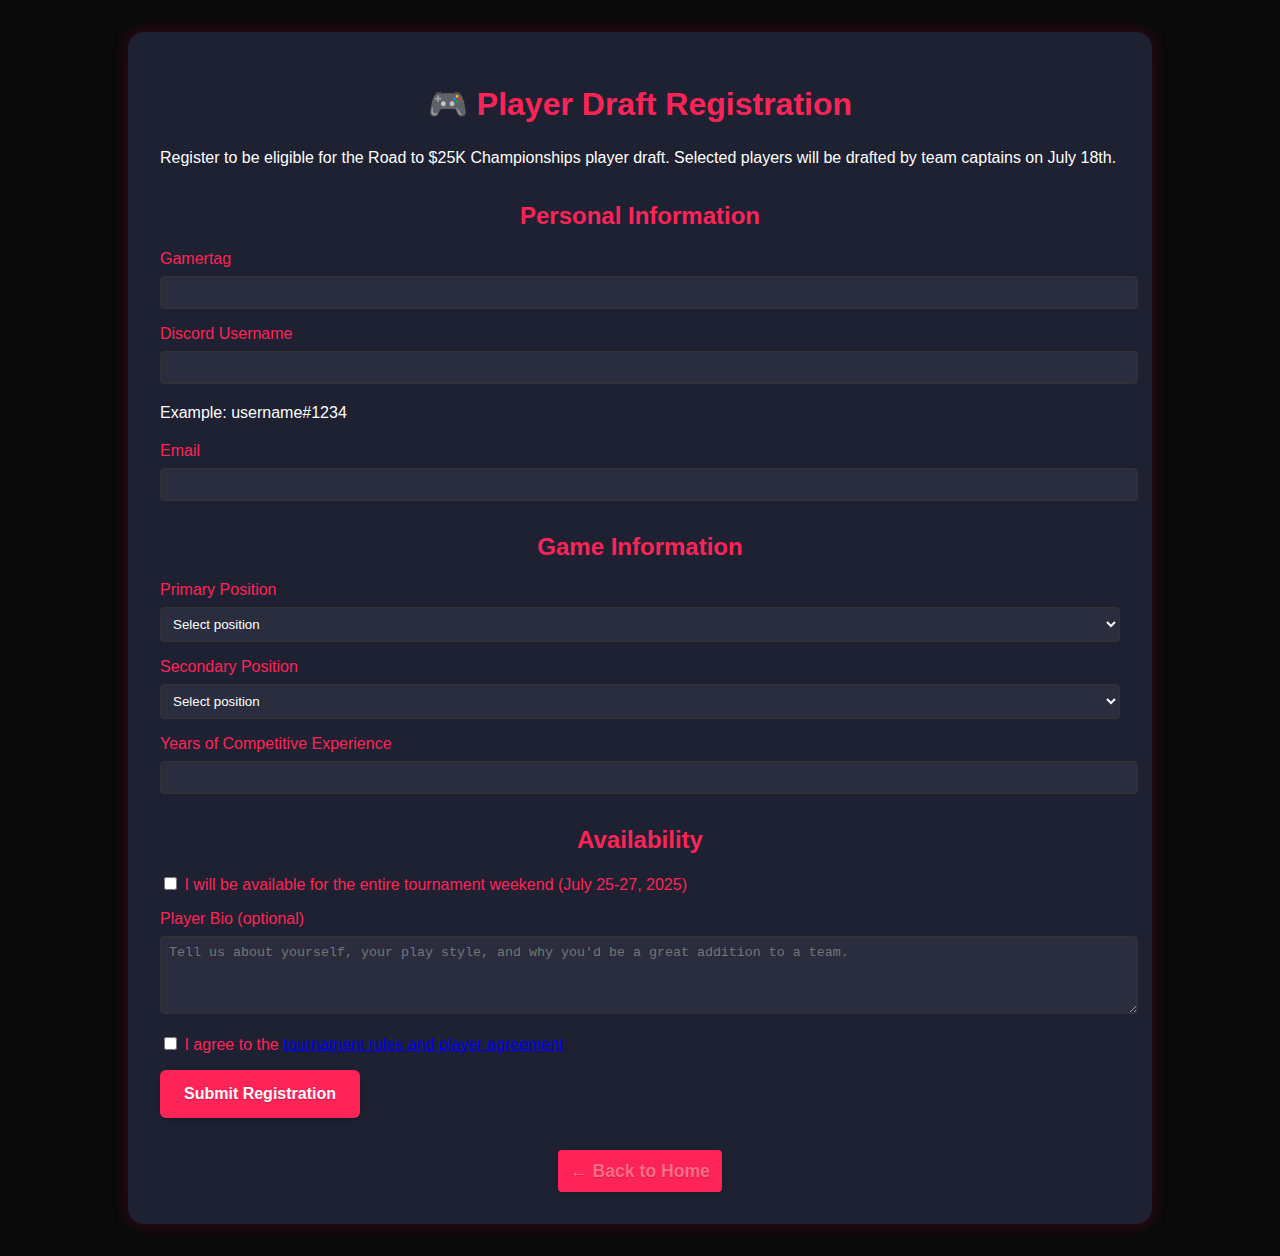
<file: Registration/playerRegistration.html>
<!DOCTYPE html>
<html lang="en">
<head>
  <meta charset="UTF-8">
  <meta name="viewport" content="width=device-width, initial-scale=1.0">
  <title>🎮 Player Draft Registration</title>
  <link rel="stylesheet" href="../styles/main.css">
</head>
<body>
  <div class="container">
    <h1>🎮 Player Draft Registration</h1>
    <p>Register to be eligible for the Road to $25K Championships player draft. Selected players will be drafted by team captains on July 18th.</p>
    
    <div class="form-container">
      <form id="playerForm">
        <div class="section">
          <h2>Personal Information</h2>
          <div class="form-group">
            <label for="gamertag">Gamertag</label>
            <input type="text" id="gamertag" class="form-control" required>
          </div>
          
          <div class="form-group">
            <label for="discord">Discord Username</label>
            <input type="text" id="discord" class="form-control" required>
            <p class="form-note">Example: username#1234</p>
          </div>
          
          <div class="form-group">
            <label for="email">Email</label>
            <input type="email" id="email" class="form-control" required>
          </div>
        </div>
        
        <div class="section">
          <h2>Game Information</h2>
          <div class="form-row">
            <div class="form-group">
              <label for="position">Primary Position</label>
              <select id="position" class="form-control" required>
                <option value="">Select position</option>
                <option value="PG">Point Guard (PG)</option>
                <option value="SG">Shooting Guard (SG)</option>
                <option value="SF">Small Forward (SF)</option>
                <option value="PF">Power Forward (PF)</option>
                <option value="C">Center (C)</option>
              </select>
            </div>
            
            <div class="form-group">
              <label for="secondaryPosition">Secondary Position</label>
              <select id="secondaryPosition" class="form-control">
                <option value="">Select position</option>
                <option value="PG">Point Guard (PG)</option>
                <option value="SG">Shooting Guard (SG)</option>
                <option value="SF">Small Forward (SF)</option>
                <option value="PF">Power Forward (PF)</option>
                <option value="C">Center (C)</option>
              </select>
            </div>
          </div>
          
          <div class="form-group">
            <label for="experience">Years of Competitive Experience</label>
            <input type="number" id="experience" class="form-control" min="0" required>
          </div>
        </div>
        
        <div class="section">
          <h2>Availability</h2>
          <div class="form-group">
            <label>
              <input type="checkbox" id="availableJuly2527" name="availableJuly2527" required>
              I will be available for the entire tournament weekend (July 25-27, 2025)
            </label>
          </div>
          
          <div class="form-group">
            <label for="bio">Player Bio (optional)</label>
            <textarea id="bio" class="form-control" rows="4" placeholder="Tell us about yourself, your play style, and why you'd be a great addition to a team."></textarea>
          </div>
        </div>
        
        <div class="form-group">
          <label>
            <input type="checkbox" id="agreeTerms" required>
            I agree to the <a href="../Rules & Agreements/rulesAgreement.html" target="_blank">tournament rules and player agreement</a>
          </label>
        </div>
        
        <button type="submit" class="btn btn-submit">Submit Registration</button>
      </form>
    </div>
    
    <div class="nav-container">
      <a href="../index.html" class="btn">← Back to Home</a>
    </div>
  </div>

  <script>
    document.getElementById("playerForm").addEventListener("submit", function(e) {
      e.preventDefault();
      const data = {
        gamertag: document.getElementById("gamertag").value,
        discord: document.getElementById("discord").value,
        email: document.getElementById("email").value,
        position: document.getElementById("position").value,
        secondaryPosition: document.getElementById("secondaryPosition").value,
        experience: document.getElementById("experience").value,
        availableJuly2527: document.getElementById("availableJuly2527").checked,
        bio: document.getElementById("bio").value,
        history: document.getElementById("history")?.value || "",
        social: document.getElementById("social")?.value || ""
      };

      fetch("https://script.google.com/macros/s/AKfycbySLYhaxM58Ebam-5RjEpqU3p2rb_L_HVzcH0PxYKDshbO1el9TVbGykiogJq1VlQHafA/exec", {
        method: "POST",
        body: JSON.stringify(data),
        headers: {
          "Content-Type": "application/json"
        }
      }).then(res => {
        if (res.ok) {
          alert("Registration submitted!");
          document.getElementById("regForm").reset();
        } else {
          alert("Submission failed.");
        }
      });
    });
  </script>
</body>
</html>
</file>
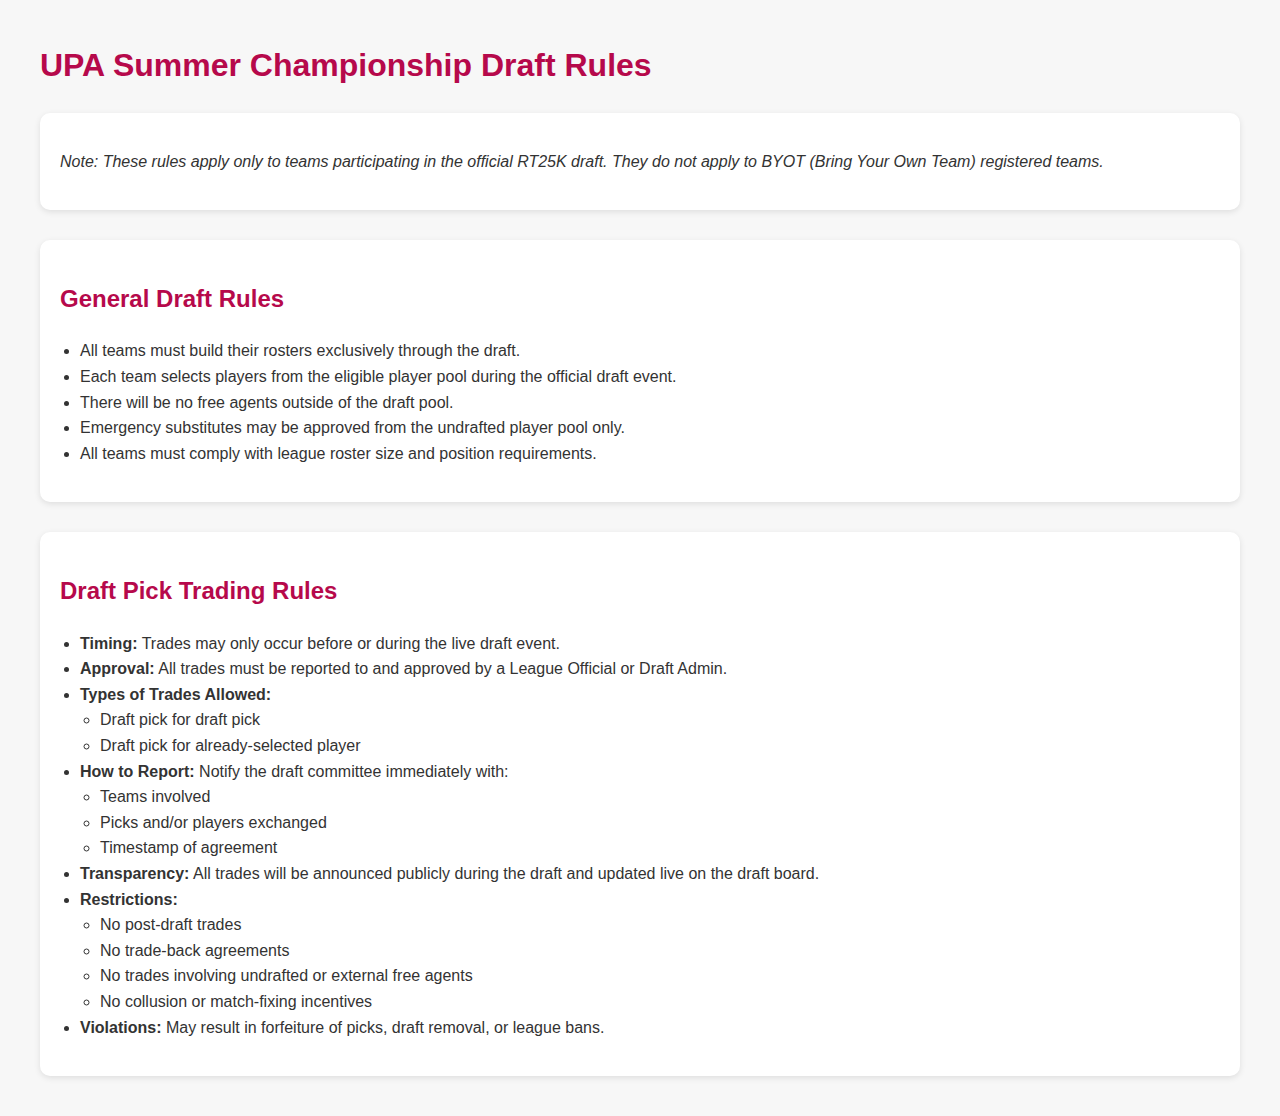
<file: Rules & Agreements/draftRules.html>
<!DOCTYPE html>
<html lang="en">
<head>
  <meta charset="UTF-8">
  <meta name="viewport" content="width=device-width, initial-scale=1.0">
  <title>RT25K Draft Rules</title>
  <style>
    body {
      font-family: Arial, sans-serif;
      line-height: 1.6;
      margin: 40px;
      background-color: #f7f7f7;
      color: #333;
    }
    h1, h2 {
      color: #B6094B;
    }
    section {
      background: #fff;
      padding: 20px;
      border-radius: 10px;
      margin-bottom: 30px;
      box-shadow: 0 2px 6px rgba(0,0,0,0.1);
    }
    ul, ol {
      padding-left: 20px;
    }
  </style>
</head>
<body>
  <h1>UPA Summer Championship Draft Rules</h1>

  <section>
    <p><em>Note: These rules apply only to teams participating in the official RT25K draft. They do not apply to BYOT (Bring Your Own Team) registered teams.</em></p>
  </section>

  <section>
    <h2>General Draft Rules</h2>
    <ul>
      <li>All teams must build their rosters exclusively through the draft.</li>
      <li>Each team selects players from the eligible player pool during the official draft event.</li>
      <li>There will be no free agents outside of the draft pool.</li>
      <li>Emergency substitutes may be approved from the undrafted player pool only.</li>
      <li>All teams must comply with league roster size and position requirements.</li>
    </ul>
  </section>

  <section>
    <h2>Draft Pick Trading Rules</h2>
    <ul>
      <li><strong>Timing:</strong> Trades may only occur before or during the live draft event.</li>
      <li><strong>Approval:</strong> All trades must be reported to and approved by a League Official or Draft Admin.</li>
      <li><strong>Types of Trades Allowed:</strong>
        <ul>
          <li>Draft pick for draft pick</li>
          <li>Draft pick for already-selected player</li>
        </ul>
      </li>
      <li><strong>How to Report:</strong> Notify the draft committee immediately with:
        <ul>
          <li>Teams involved</li>
          <li>Picks and/or players exchanged</li>
          <li>Timestamp of agreement</li>
        </ul>
      </li>
      <li><strong>Transparency:</strong> All trades will be announced publicly during the draft and updated live on the draft board.</li>
      <li><strong>Restrictions:</strong>
        <ul>
          <li>No post-draft trades</li>
          <li>No trade-back agreements</li>
          <li>No trades involving undrafted or external free agents</li>
          <li>No collusion or match-fixing incentives</li>
        </ul>
      </li>
      <li><strong>Violations:</strong> May result in forfeiture of picks, draft removal, or league bans.</li>
    </ul>
  </section>
</body>
</html>
</file>
<file: styles/main.css>
/* Main Styles for Championships Website */
body {
  font-family: Arial, sans-serif;
  background-color: #0A0A0A;
  color: #ffffff;
  margin: 0;
  padding: 2rem;
}

.container {
  max-width: 960px;
  margin: auto;
  background: #1E2132;
  border-radius: 16px;
  padding: 2rem;
  box-shadow: 0 0 15px rgba(182, 9, 75, 0.3);
}

h1, h2, h3, h4, h5, h6 {
  color: #FF2457;
  text-align: center;
}

p, ul, ol, li {
  line-height: 1.6;
}

.section {
  margin-top: 2rem;
}

/* Navigation */
.nav-container {
  margin-top: 2rem;
  text-align: center;
}

.nav-container ul {
  list-style: none;
  padding: 0;
  margin: 0;
}

.nav-container li {
  display: inline-block;
  margin: 0 1rem;
}

.nav-container a {
  color: #FF6B8B;
  text-decoration: none;
  font-weight: 600;
  transition: all 0.2s ease;
  font-size: 1.1rem;
  padding: 8px 12px;
  border-radius: 4px;
}

.nav-container a:hover {
  color: #FFFFFF;
  background-color: rgba(255, 36, 87, 0.2);
  text-decoration: none;
  transform: translateY(-1px);
}

/* Buttons */
.btn {
  display: inline-block;
  background-color: #FF2457;
  color: #FFFFFF;
  padding: 12px 24px;
  border-radius: 6px;
  text-decoration: none;
  font-weight: bold;
  border: none;
  cursor: pointer;
  transition: all 0.2s ease;
  text-shadow: 0 1px 1px rgba(0, 0, 0, 0.2);
  font-size: 1rem;
  line-height: 1.5;
  box-shadow: 0 2px 4px rgba(0, 0, 0, 0.2);
}

.btn:hover {
  background-color: #FF3D6F;
  color: #FFFFFF;
  text-decoration: none;
  transform: translateY(-1px);
  box-shadow: 0 4px 8px rgba(0, 0, 0, 0.3);
}

.btn:active {
  transform: translateY(0);
  box-shadow: 0 1px 2px rgba(0, 0, 0, 0.2);
}

/* Forms */
.form-group {
  margin-bottom: 1rem;
}

.form-group label {
  display: block;
  margin-bottom: 0.5rem;
  color: #FF2457;
}

.form-control {
  width: 100%;
  padding: 0.5rem;
  border: 1px solid #333;
  border-radius: 4px;
  background-color: #2A2D3E;
  color: white;
}

/* Responsive Design */
@media (max-width: 768px) {
  body {
    padding: 1rem;
  }
  
  .container {
    padding: 1rem;
  }
  
  .nav-container li {
    display: block;
    margin: 0.5rem 0;
  }
}

/* Utility Classes */
.text-center {
  text-align: center;
}

.mt-1 { margin-top: 0.5rem; }
.mt-2 { margin-top: 1rem; }
.mt-3 { margin-top: 1.5rem; }
.mt-4 { margin-top: 2rem; }

.mb-1 { margin-bottom: 0.5rem; }
.mb-2 { margin-bottom: 1rem; }
.mb-3 { margin-bottom: 1.5rem; }
.mb-4 { margin-bottom: 2rem; }
</file>
